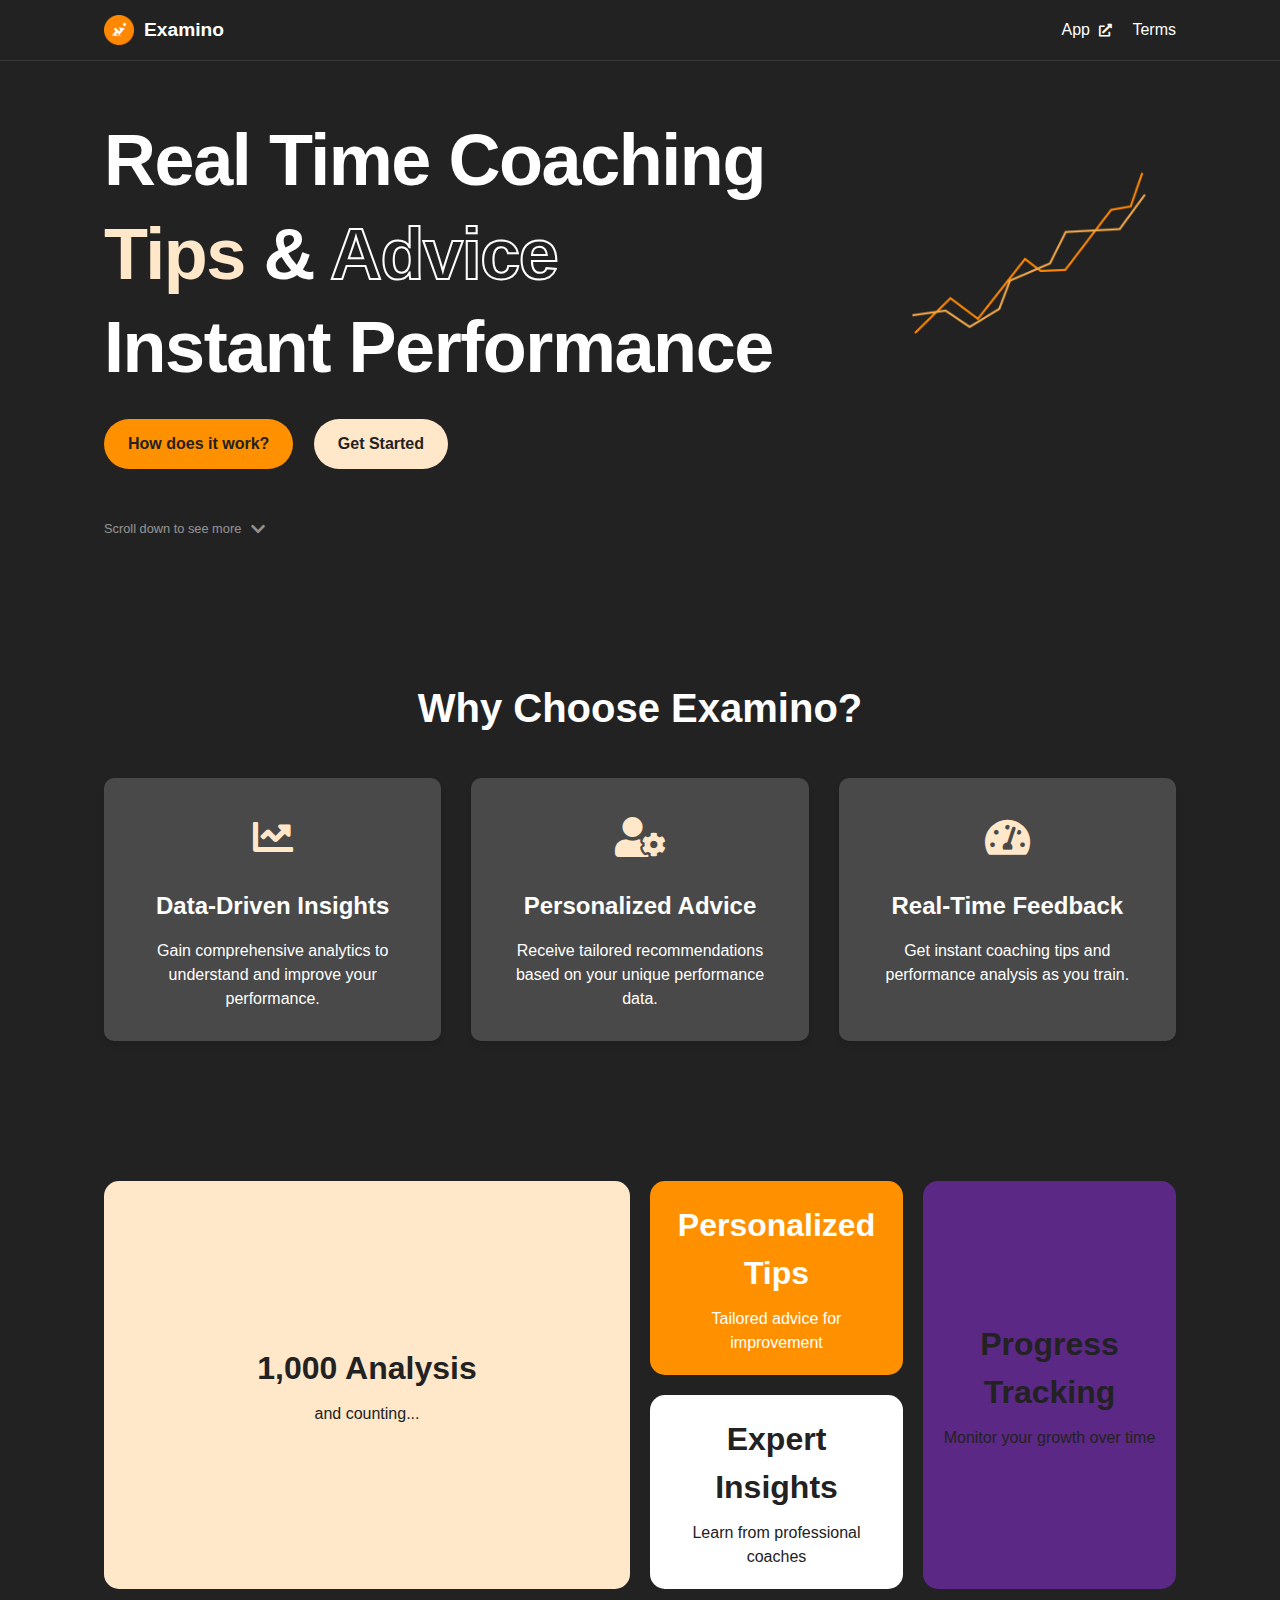
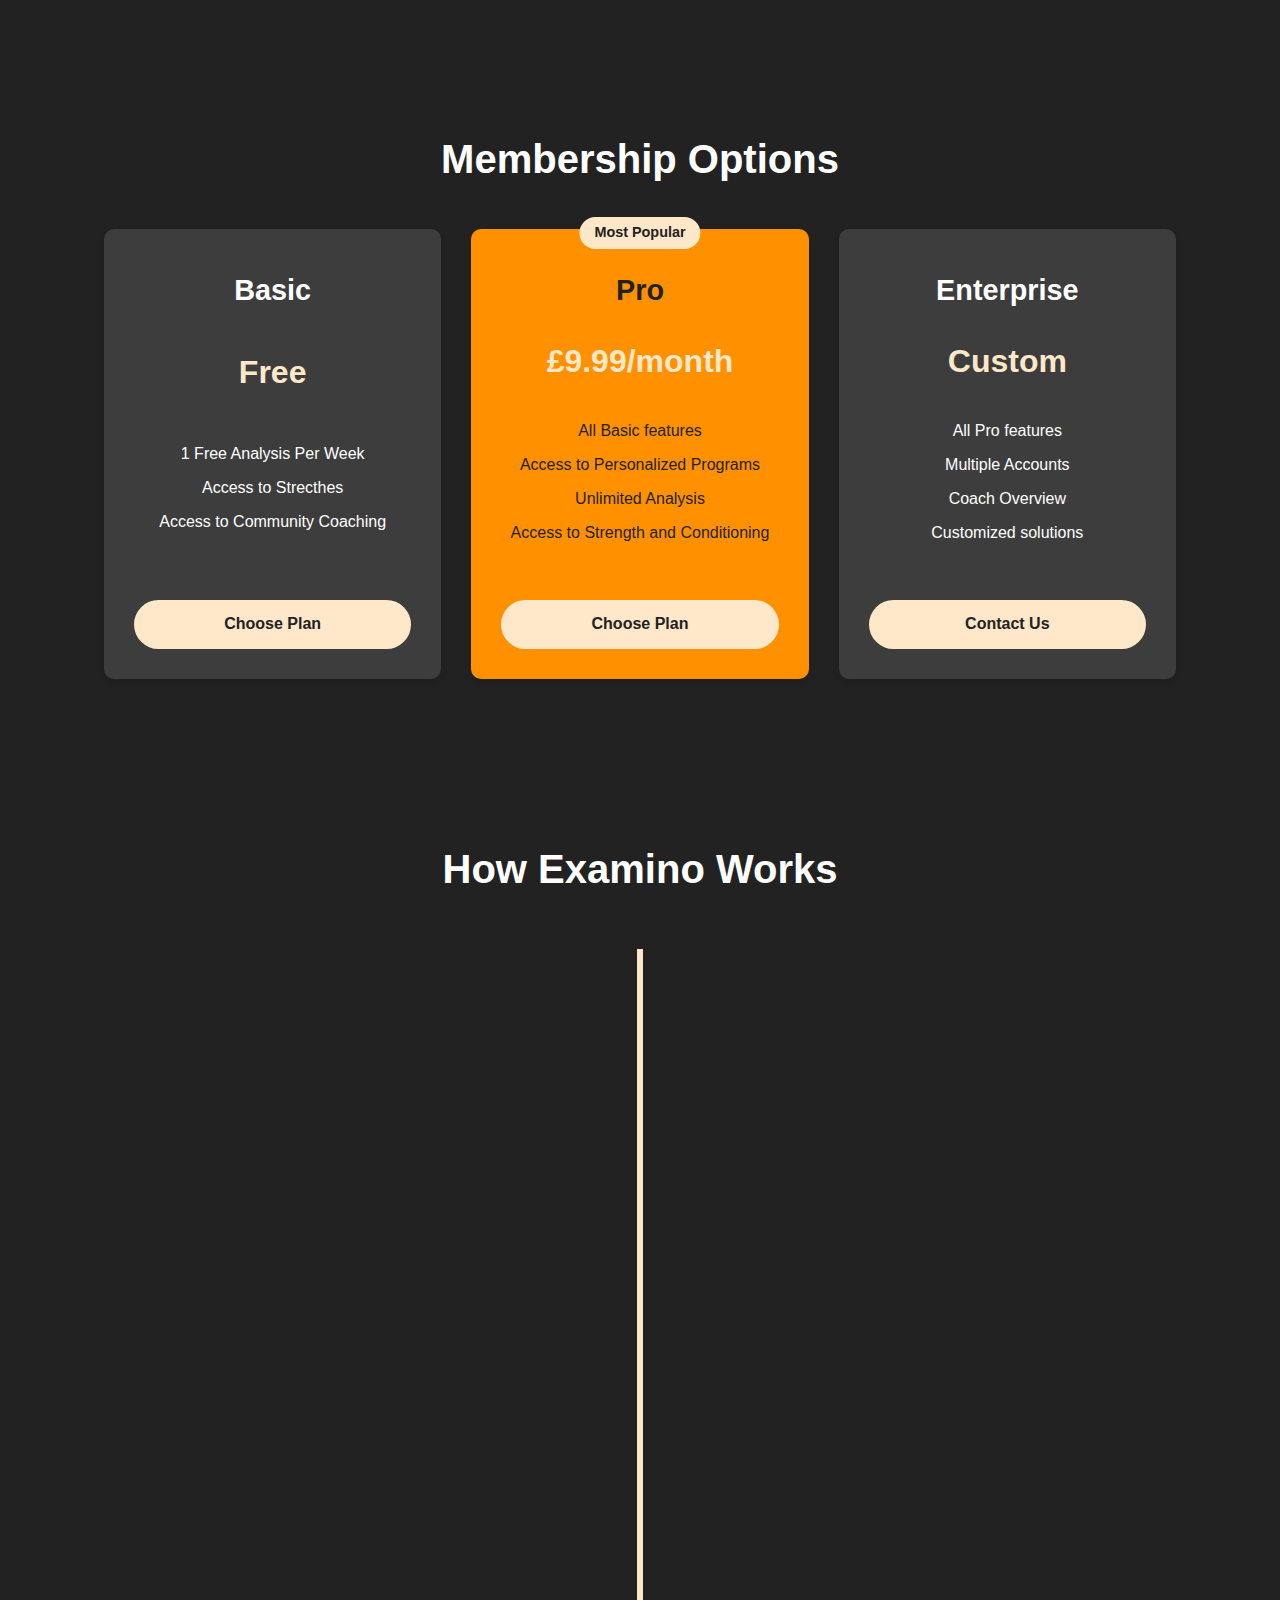
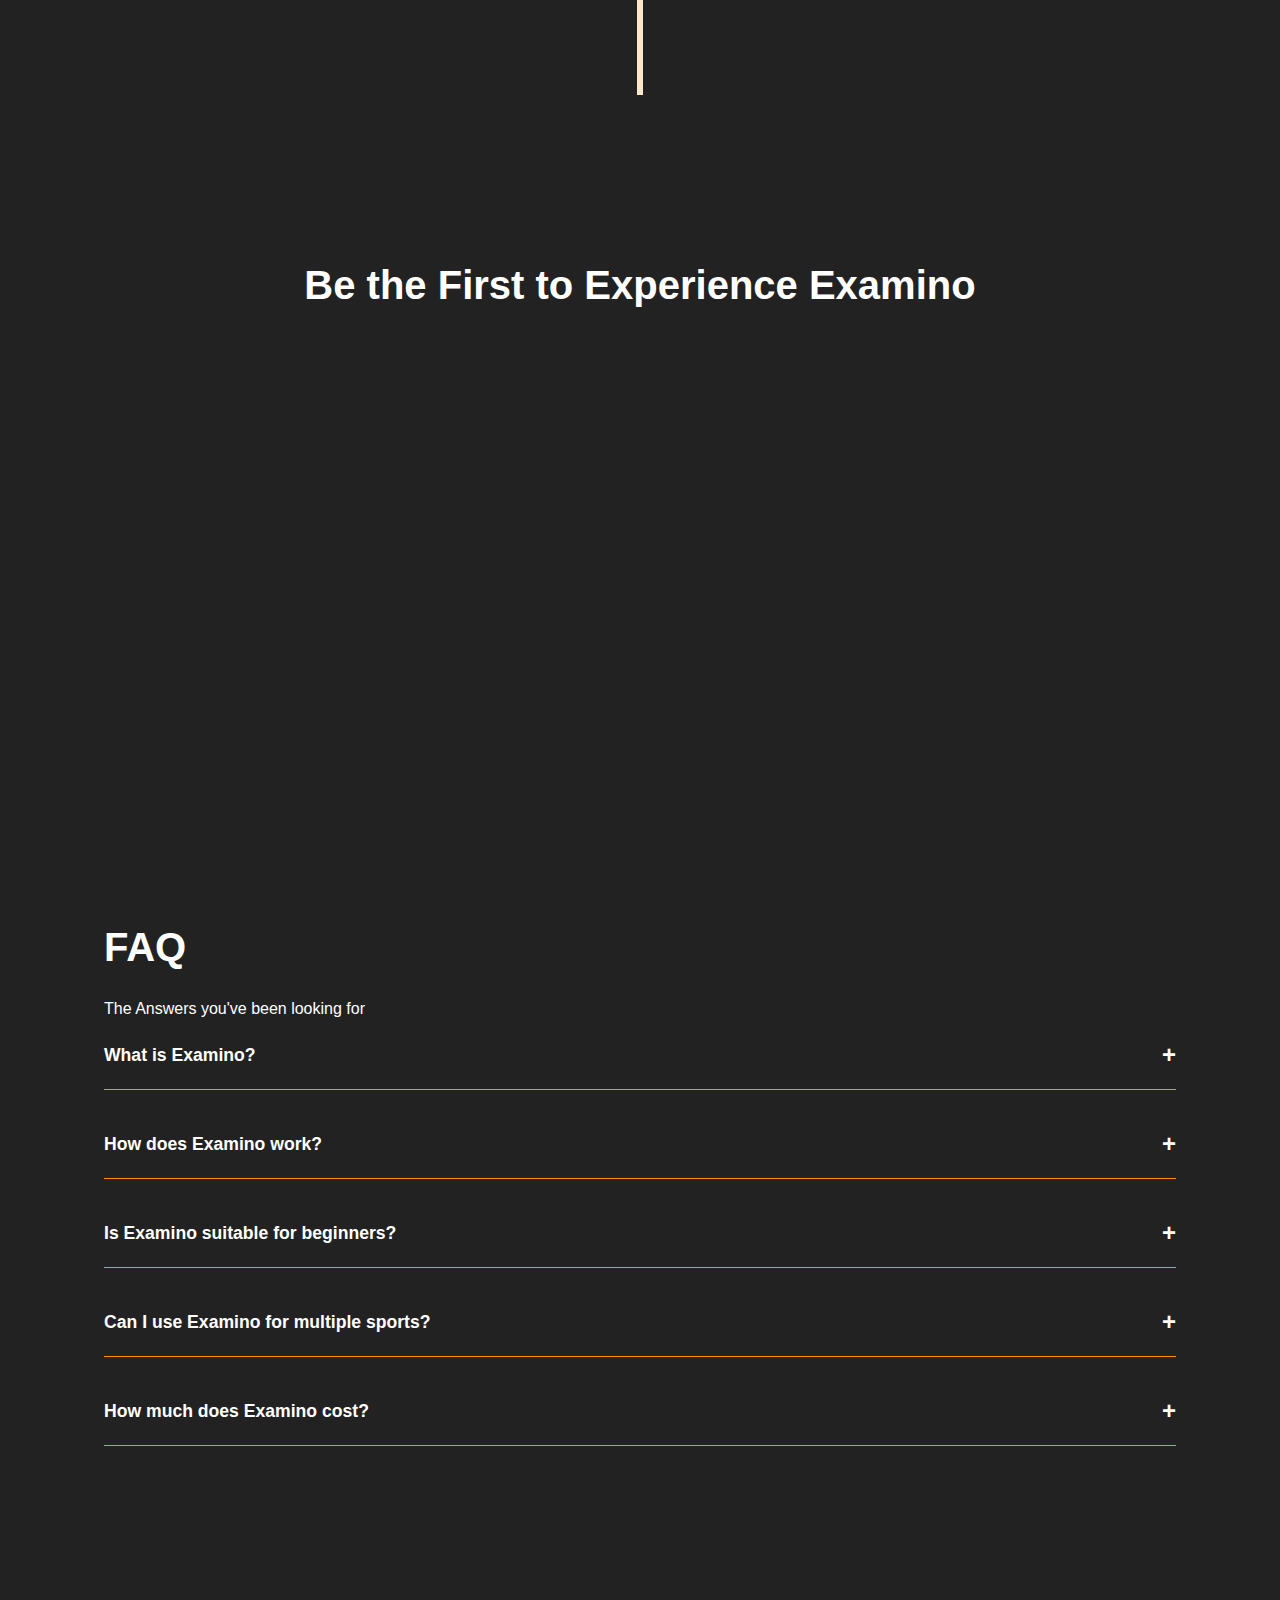
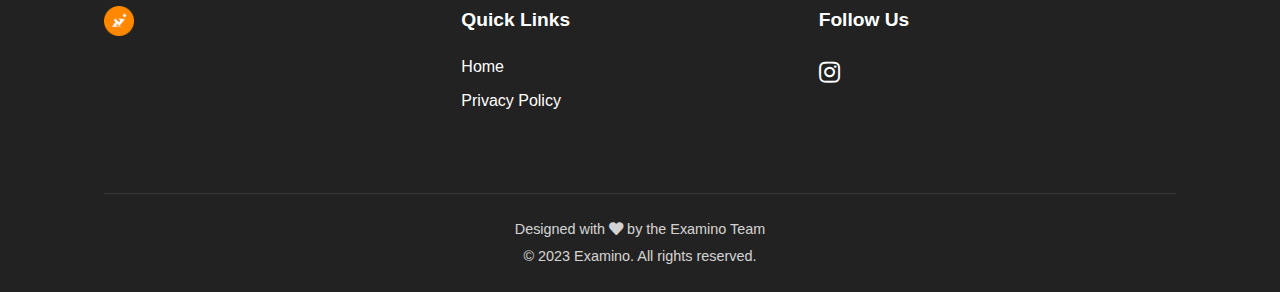
<file: index.html>
<!DOCTYPE html>
<html lang="en">
<head>
    <!-- Google tag (gtag.js) -->
    <script async src="https://www.googletagmanager.com/gtag/js?id=G-HX9K8KWXJZ"></script>
    <script>
    window.dataLayer = window.dataLayer || [];
    function gtag(){dataLayer.push(arguments);}
    gtag('js', new Date());

    gtag('config', 'G-HX9K8KWXJZ');
    </script>
    <meta charset="UTF-8">
    <meta name="viewport" content="width=device-width, initial-scale=1.0">
    <meta name="description" content="Examino: Real-time AI coaching for athletes. Get personalised tips, instant performance analysis, and data-driven insights to boost your athletic performance. Try our free plan or upgrade for unlimited access. Ideal for track and field athletes of all levels.">
    <title>Examino</title>
    <link rel="stylesheet" href="/style.css">
    <link rel="stylesheet" href="https://cdnjs.cloudflare.com/ajax/libs/font-awesome/5.15.3/css/all.min.css">
    <link rel="apple-touch-icon" sizes="180x180" href="images/favicon/apple-touch-icon.png">
    <link rel="icon" type="image/png" sizes="32x32" href="images/favicon/favicon-32x32.png">
    <link rel="icon" type="image/png" sizes="16x16" href="images/favicon/favicon-16x16.png">
    <link rel="manifest" href="images/site.webmanifest">
    <link rel="shortcut icon" href="images/favicon/favicon.icon.png">
    <link rel="icon" type="image/png" sizes="48x48" href="images/favicon/android-chrome-192x192.png">
</head>
<body>
    <header class="top-bar">
        <div class="container">
            <div class="top-bar-content">
                <div class="logo-area">
                    <img src="images/favicon/favicon-32x32.png" alt="Examino Logo" class="logo-image">
                    <span class="logo-text">Examino</span>
                </div>
                <nav class="nav-links">
                    <a href="https://app.examino.co.uk" class="nav-link">App <i class="fas fa-external-link-alt"></i></a>
                    <a href="terms.html" class="nav-link">Terms</a>
                </nav>
            </div>
        </div>
    </header>

    <main>
        <section class="landing-page">
            <div class="container">
                <div class="landing-content">
                    <div class="text-content">
                        <h1 class="main-text">
                            <span class="line">Real Time Coaching</span>
                            <span class="line"><span class="highlight">Tips</span> & <span class="outline">Advice</span></span>
                            <span class="line">Instant Performance</span>
                        </h1>
                        <div class="buttons">
                            <a href="#how-it-works" class="button button-secondary" id="how-it-works-btn">How does it work?</a>
                            <a href="#" class="button button-primary">Get Started</a>
                        </div>
                    </div>
                    <div class="image-content">
                        <img src="images/graph.png" alt="Examino illustration">
                    </div>
                </div>
                <div class="scroll-indicator">
                    <span>Scroll down to see more</span>
                    <i class="fas fa-chevron-down"></i>
                </div>
            </div>
        </section>

        <section class="why-examino">
            <div class="container">
                <h2>Why Choose Examino?</h2>
                <div class="card-container">
                    <div class="card">
                        <div class="card-icon">
                            <i class="fas fa-chart-line"></i>
                        </div>
                        <h3>Data-Driven Insights</h3>
                        <p>Gain comprehensive analytics to understand and improve your performance.</p>
                    </div>
                    <div class="card">
                        <div class="card-icon">
                            <i class="fas fa-user-cog"></i>
                        </div>
                        <h3>Personalized Advice</h3>
                        <p>Receive tailored recommendations based on your unique performance data.</p>
                    </div>
                    <div class="card">
                        <div class="card-icon">
                            <i class="fas fa-tachometer-alt"></i>
                        </div>
                        <h3>Real-Time Feedback</h3>
                        <p>Get instant coaching tips and performance analysis as you train.</p>
                    </div>
                </div>
            </div>
        </section>

        <section class="feature-boxes">
            <div class="container">
                <div class="box box-1">
                    <h3>1,000 Analysis</h3>
                    <p>and counting...</p>
                </div>
                <div class="box box-2">
                    <h3>Personalized Tips</h3>
                    <p>Tailored advice for improvement</p>
                </div>
                <div class="box box-3">
                    <h3>Progress Tracking</h3>
                    <p>Monitor your growth over time</p>
                </div>
                <div class="box box-4">
                    <h3>Expert Insights</h3>
                    <p>Learn from professional coaches</p>
                </div>
            </div>
        </section>

        <section class="membership-prices">
            <div class="container">
                <h2>Membership Options</h2>
                <div class="price-container">
                    <div class="price-box">
                        <h3>Basic</h3>
                        <p class="price">Free</p>
                        <ul>
                            <li>1 Free Analysis Per Week</li>
                            <li>Access to Strecthes</li>
                            <li>Access to Community Coaching</li>
                        </ul>
                        <a href="#" class="button button-primary">Choose Plan</a>
                    </div>
                    <div class="price-box featured">
                        <span class="featured-label">Most Popular</span>
                        <h3>Pro</h3>
                        <p class="price">£9.99/month</p>
                        <ul>
                            <li>All Basic features</li>
                            <li>Access to Personalized Programs</li>
                            <li>Unlimited Analysis</li>
                            <li>Access to Strength and Conditioning</li>
                        </ul>
                        <a href="#" class="button button-primary">Choose Plan</a>
                    </div>
                    <div class="price-box">
                        <h3>Enterprise</h3>
                        <p class="price">Custom</p>
                        <ul>
                            <li>All Pro features</li>
                            <li>Multiple Accounts</li>
                            <li>Coach Overview</li>
                            <li>Customized solutions</li>
                        </ul>
                        <a href="#" class="button button-primary">Contact Us</a>
                    </div>
                </div>
            </div>
        </section>

        <section id="how-it-works" class="how-it-works">
            <div class="container">
                <h2>How Examino Works</h2>
                <div class="timeline">
                    <div class="timeline-item left">
                        <div class="content">
                            <h3>Sign Up</h3>
                            <p>Create your account and choose your events</p>
                        </div>
                    </div>
                    <div class="timeline-item right">
                        <div class="content">
                            <h3>Set Your Goals</h3>
                            <p>Define your objectives and the Competitions you're preparing for.</p>
                        </div>
                    </div>
                    <div class="timeline-item left">
                        <div class="content">
                            <h3>Start Training</h3>
                            <p>Access our comprehensive Training materials and interactive videos</p>
                        </div>
                    </div>
                    <div class="timeline-item right">
                        <div class="content">
                            <h3>Video and Review</h3>
                            <p>Take videos and review your progress with detailed AI analytics</p>
                        </div>
                    </div>
                    <div class="timeline-item left">
                        <div class="content">
                            <h3>Boost Performance</h3>
                            <p>Ace your Competitions and reach your athletics goals with confidence!</p>
                        </div>
                    </div>
                </div>
            </div>
        </section>

        <section class="testimonials">
            <div class="container">
                <h2>Be the First to Experience Examino</h2>
                <div class="testimonial-container">
                    <div class="testimonial-card">
                        <div class="testimonial-image"></div>
                        <h3>Your Success Story Here</h3>
                        <p class="testimonial-role">Athlete</p>
                        <p class="testimonial-text">Join Examino today and be among the first to share your success story. We're excited to help you achieve your athletic goals!</p>
                    </div>
                    <div class="testimonial-card">
                        <div class="testimonial-image"></div>
                        <h3>Become Our Star Athlete</h3>
                        <p class="testimonial-role">Future Champion</p>
                        <p class="testimonial-text">Start your journey with Examino and let us showcase your achievements. Your testimonial could inspire others!</p>
                    </div>
                    <div class="testimonial-card">
                        <div class="testimonial-image"></div>
                        <h3>Your Feedback Matters</h3>
                        <p class="testimonial-role">Valued User</p>
                        <p class="testimonial-text">We're constantly improving based on user feedback. Try Examino and help shape the future of AI-powered athletic coaching.</p>
                    </div>
                </div>
            </div>
        </section>  

        <section class="faq">
            <div class="container">
                <div class="faq-header">
                    <h2>FAQ</h2>
                    <p>The Answers you've been looking for</p>
                </div>
                <div class="faq-container">
                    <div class="faq-item">
                        <button class="faq-question">
                            What is Examino? 
                            <span class="faq-icon">+</span>
                        </button>
                        <div class="faq-answer">
                            <p>Examino is a real-time coaching platform that provides personalized tips, advice, and instant performance analysis for athletes.</p>
                        </div>
                    </div>
                    <div class="faq-item">
                        <button class="faq-question">
                            How does Examino work? 
                            <span class="faq-icon">+</span>
                        </button>
                        <div class="faq-answer">
                            <p>Examino uses advanced AI technology to analyze your performance in real-time, providing immediate feedback and personalized coaching tips to help you improve.</p>
                        </div>
                    </div>
                    <div class="faq-item">
                        <button class="faq-question">
                            Is Examino suitable for beginners? 
                            <span class="faq-icon">+</span>
                        </button>
                        <div class="faq-answer">
                            <p>Yes, Examino is designed for athletes of all levels, from beginners to professionals. Our personalized approach ensures that you receive advice tailored to your skill level and goals.</p>
                        </div>
                    </div>
                    <div class="faq-item">
                        <button class="faq-question">
                            Can I use Examino for multiple sports? 
                            <span class="faq-icon">+</span>
                        </button>
                        <div class="faq-answer">
                            <p>Currently, Examino specializes in track and field events. We're continuously expanding our capabilities to include more sports in the future.</p>
                        </div>
                    </div>
                    <div class="faq-item">
                        <button class="faq-question">
                            How much does Examino cost? 
                            <span class="faq-icon">+</span>
                        </button>
                        <div class="faq-answer">
                            <p>Examino offers various pricing plans to suit different needs. Our basic plan is FREE, with more advanced features available in our Pro and Enterprise plans. Check our Pricing section for more details.</p>
                        </div>
                    </div>
                </div>
            </div>
        </section>
    </main>

    <footer class="site-footer">
        <div class="container">
            <div class="footer-content">
                <div class="footer-section logo-section">
                    <img src="images/favicon/favicon-32x32.png" alt="Examino Logo" class="footer-logo">
                </div>
                <div class="footer-section links-section">
                    <h3>Quick Links</h3>
                    <ul>
                        <li><a href="#">Home</a></li>
                        <li><a href="privacy_policy.html">Privacy Policy</a></li>
                    </ul>
                </div>
                <div class="footer-section social-section">
                    <h3>Follow Us</h3>
                    <div class="social-icons">
                        <a href="https://www.instagram.com/examino.ai/" class="social-icon"><i class="fab fa-instagram"></i></a>
                    </div>
                </div>
            </div>
            <div class="footer-bottom">
                <p>Designed with <i class="fas fa-heart"></i> by the Examino Team</p>
                <p>© 2023 Examino. All rights reserved.</p>
            </div>
        </div>
    </footer>

    <script src="script.js"></script>
</body>
</html>
</file>
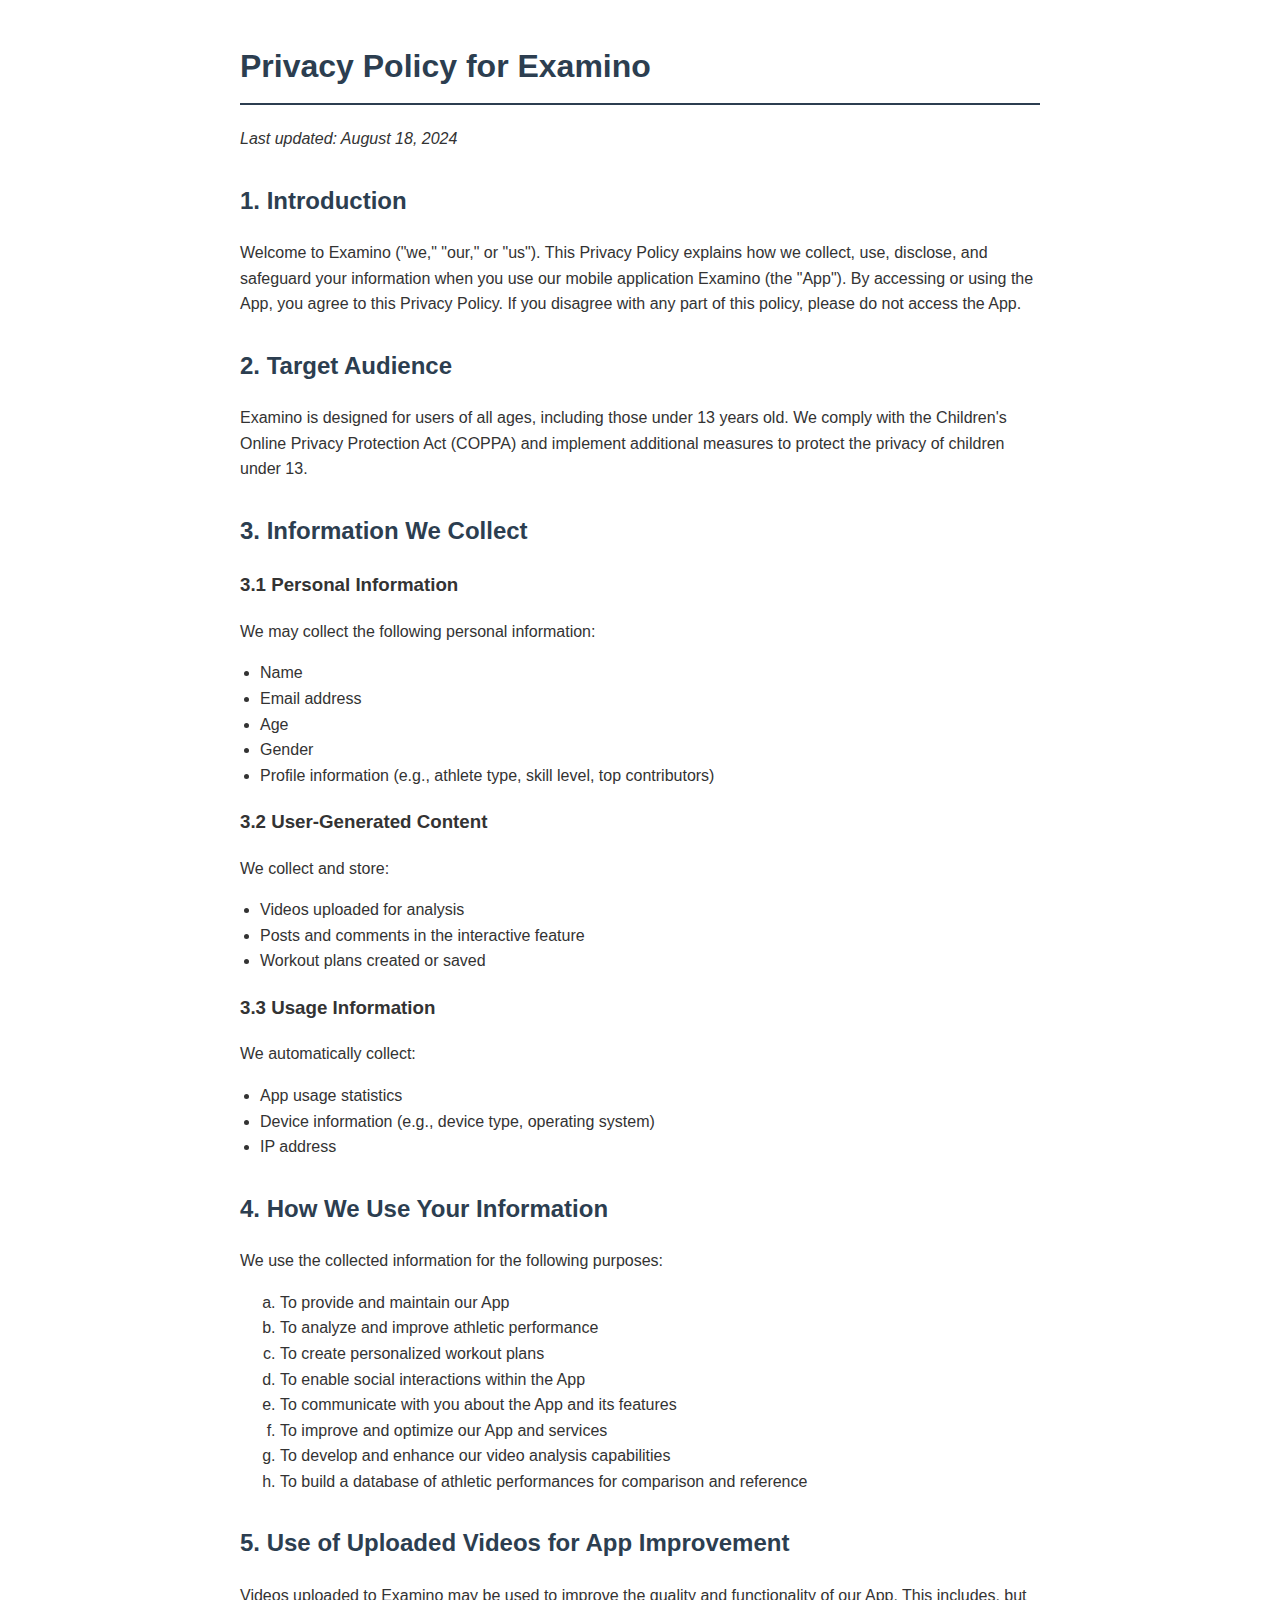
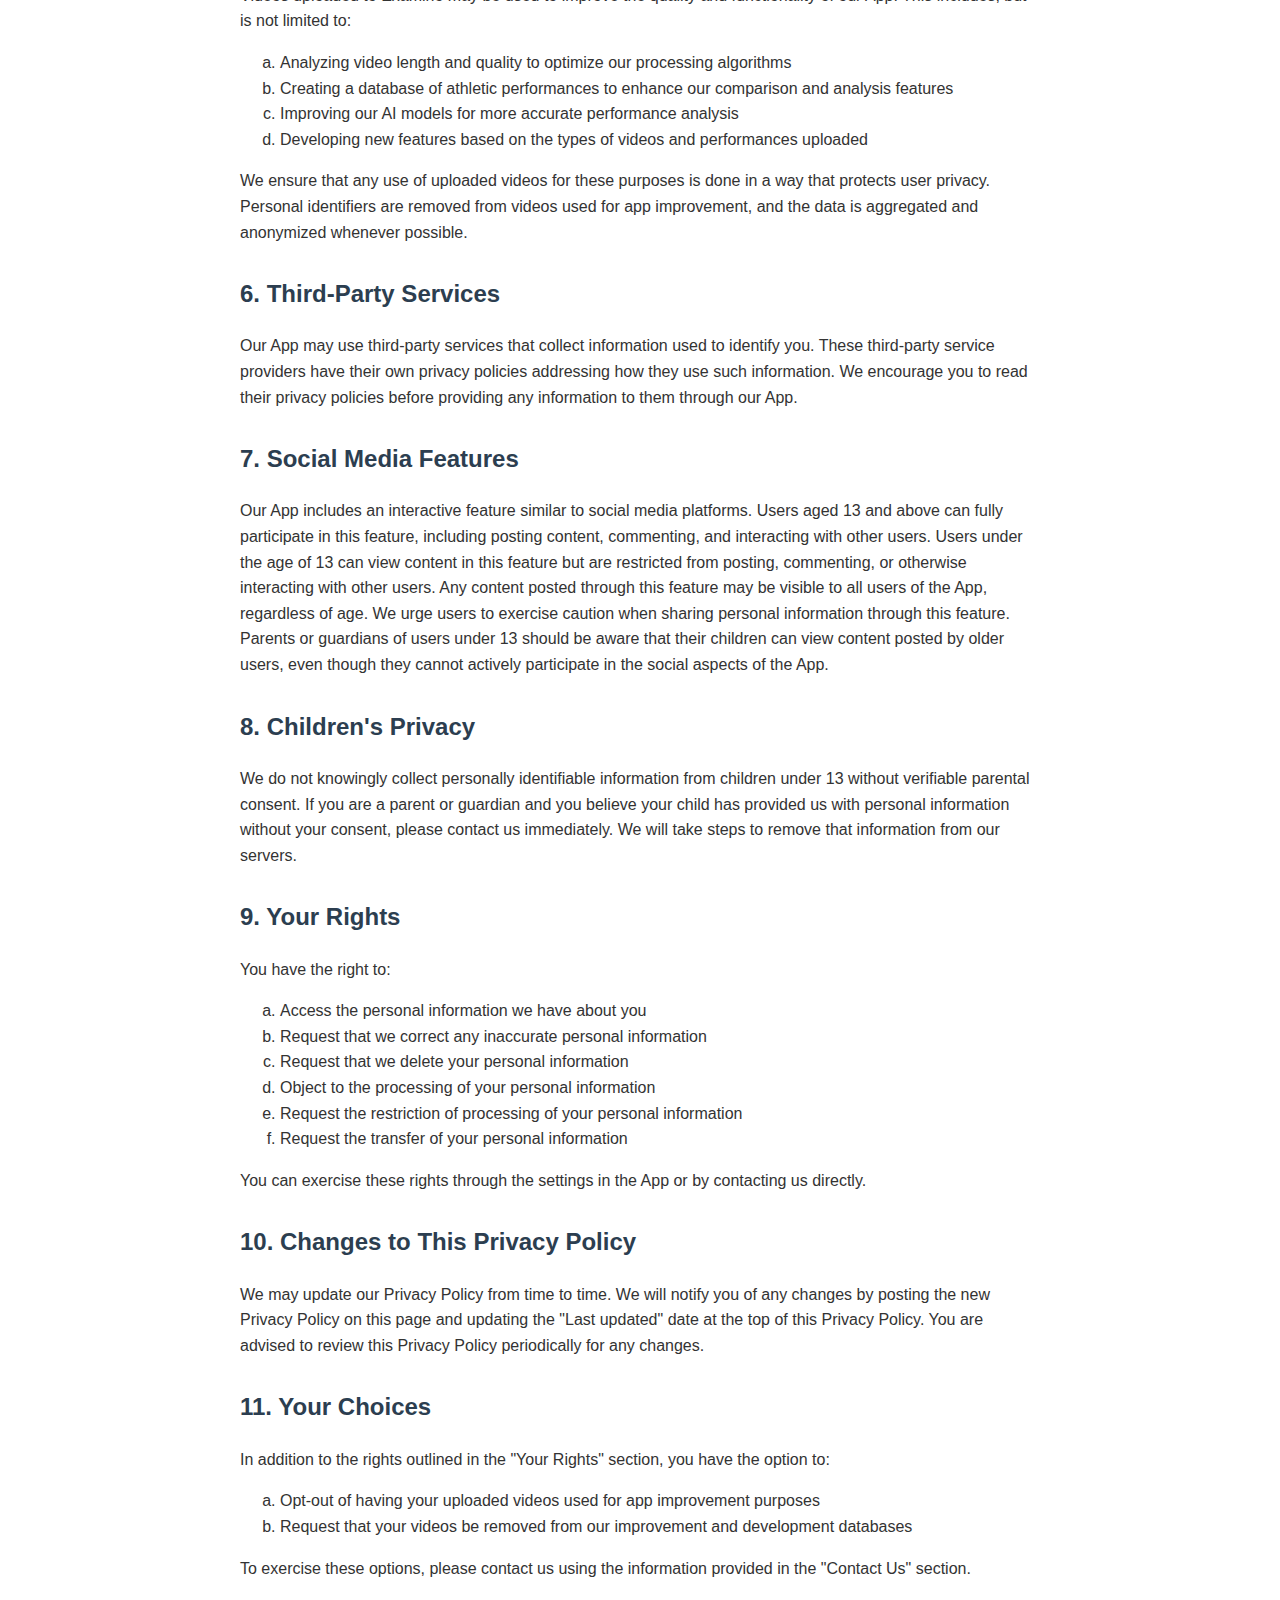
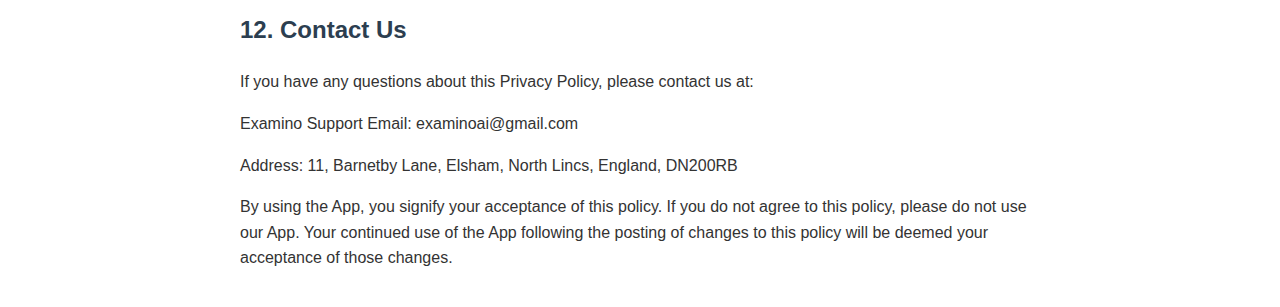
<file: privacy_policy.html>
<!DOCTYPE html>
<html lang="en">
<head>
    <meta charset="UTF-8">
    <meta name="viewport" content="width=device-width, initial-scale=1.0">
    <title>Privacy Policy - Examino</title>
    <style>
        body {
            font-family: Arial, sans-serif;
            line-height: 1.6;
            color: #333;
            max-width: 800px;
            margin: 0 auto;
            padding: 20px;
        }
        h1, h2 {
            color: #2c3e50;
        }
        h1 {
            border-bottom: 2px solid #2c3e50;
            padding-bottom: 10px;
        }
        h2 {
            margin-top: 30px;
        }
        ul {
            padding-left: 20px;
        }
    </style>
</head>
<body>
    <h1>Privacy Policy for Examino</h1>
    <p><em>Last updated: August 18, 2024</em></p>

    <h2>1. Introduction</h2>
    <p>Welcome to Examino ("we," "our," or "us"). This Privacy Policy explains how we collect, use, disclose, and safeguard your information when you use our mobile application Examino (the "App"). By accessing or using the App, you agree to this Privacy Policy. If you disagree with any part of this policy, please do not access the App.</p>

    <h2>2. Target Audience</h2>
    <p>Examino is designed for users of all ages, including those under 13 years old. We comply with the Children's Online Privacy Protection Act (COPPA) and implement additional measures to protect the privacy of children under 13.</p>

    <h2>3. Information We Collect</h2>
    <h3>3.1 Personal Information</h3>
    <p>We may collect the following personal information:</p>
    <ul>
        <li>Name</li>
        <li>Email address</li>
        <li>Age</li>
        <li>Gender</li>
        <li>Profile information (e.g., athlete type, skill level, top contributors)</li>
    </ul>

    <h3>3.2 User-Generated Content</h3>
    <p>We collect and store:</p>
    <ul>
        <li>Videos uploaded for analysis</li>
        <li>Posts and comments in the interactive feature</li>
        <li>Workout plans created or saved</li>
    </ul>

    <h3>3.3 Usage Information</h3>
    <p>We automatically collect:</p>
    <ul>
        <li>App usage statistics</li>
        <li>Device information (e.g., device type, operating system)</li>
        <li>IP address</li>
    </ul>

    <h2>4. How We Use Your Information</h2>
    <p>We use the collected information for the following purposes:</p>
    <ol type="a">
        <li>To provide and maintain our App</li>
        <li>To analyze and improve athletic performance</li>
        <li>To create personalized workout plans</li>
        <li>To enable social interactions within the App</li>
        <li>To communicate with you about the App and its features</li>
        <li>To improve and optimize our App and services</li>
        <li>To develop and enhance our video analysis capabilities</li>
        <li>To build a database of athletic performances for comparison and reference</li>
    </ol>

    <h2>5. Use of Uploaded Videos for App Improvement</h2>
    <p>Videos uploaded to Examino may be used to improve the quality and functionality of our App. This includes, but is not limited to:</p>
    <ol type="a">
        <li>Analyzing video length and quality to optimize our processing algorithms</li>
        <li>Creating a database of athletic performances to enhance our comparison and analysis features</li>
        <li>Improving our AI models for more accurate performance analysis</li>
        <li>Developing new features based on the types of videos and performances uploaded</li>
    </ol>
    <p>We ensure that any use of uploaded videos for these purposes is done in a way that protects user privacy. Personal identifiers are removed from videos used for app improvement, and the data is aggregated and anonymized whenever possible.</p>

    <h2>6. Third-Party Services</h2>
    <p>Our App may use third-party services that collect information used to identify you. These third-party service providers have their own privacy policies addressing how they use such information. We encourage you to read their privacy policies before providing any information to them through our App.</p>

    <h2>7. Social Media Features</h2>
    <p>Our App includes an interactive feature similar to social media platforms. Users aged 13 and above can fully participate in this feature, including posting content, commenting, and interacting with other users. Users under the age of 13 can view content in this feature but are restricted from posting, commenting, or otherwise interacting with other users. Any content posted through this feature may be visible to all users of the App, regardless of age. We urge users to exercise caution when sharing personal information through this feature. Parents or guardians of users under 13 should be aware that their children can view content posted by older users, even though they cannot actively participate in the social aspects of the App.</p>

    <h2>8. Children's Privacy</h2>
    <p>We do not knowingly collect personally identifiable information from children under 13 without verifiable parental consent. If you are a parent or guardian and you believe your child has provided us with personal information without your consent, please contact us immediately. We will take steps to remove that information from our servers.</p>

    <h2>9. Your Rights</h2>
    <p>You have the right to:</p>
    <ol type="a">
        <li>Access the personal information we have about you</li>
        <li>Request that we correct any inaccurate personal information</li>
        <li>Request that we delete your personal information</li>
        <li>Object to the processing of your personal information</li>
        <li>Request the restriction of processing of your personal information</li>
        <li>Request the transfer of your personal information</li>
    </ol>
    <p>You can exercise these rights through the settings in the App or by contacting us directly.</p>

    <h2>10. Changes to This Privacy Policy</h2>
    <p>We may update our Privacy Policy from time to time. We will notify you of any changes by posting the new Privacy Policy on this page and updating the "Last updated" date at the top of this Privacy Policy. You are advised to review this Privacy Policy periodically for any changes.</p>

    <h2>11. Your Choices</h2>
    <p>In addition to the rights outlined in the "Your Rights" section, you have the option to:</p>
    <ol type="a">
        <li>Opt-out of having your uploaded videos used for app improvement purposes</li>
        <li>Request that your videos be removed from our improvement and development databases</li>
    </ol>
    <p>To exercise these options, please contact us using the information provided in the "Contact Us" section.</p>

    <h2>12. Contact Us</h2>
    <p>If you have any questions about this Privacy Policy, please contact us at:</p>
    <p>Examino Support Email: examinoai@gmail.com</p>
    <p>Address: 11, Barnetby Lane, Elsham, North Lincs, England, DN200RB</p>

    <p>By using the App, you signify your acceptance of this policy. If you do not agree to this policy, please do not use our App. Your continued use of the App following the posting of changes to this policy will be deemed your acceptance of those changes.</p>
</body>
</html>
</file>
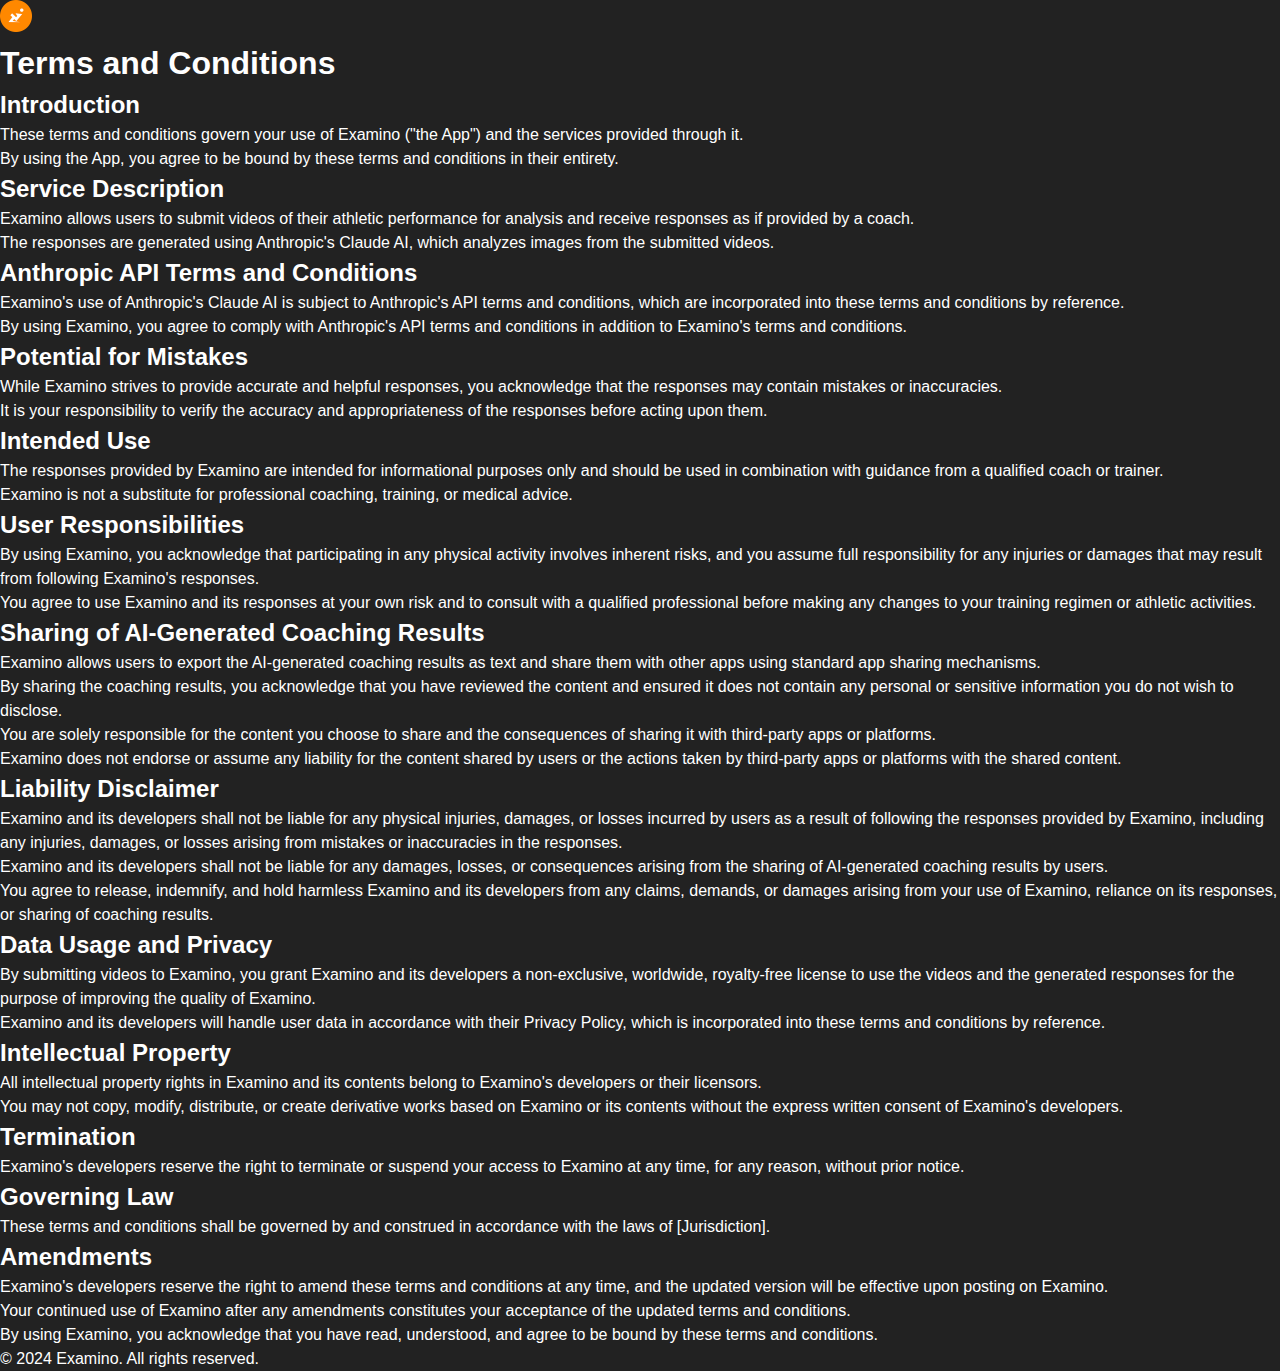
<file: terms.html>
<!DOCTYPE html>
<html lang="en">
<head>
    <meta charset="UTF-8">
    <meta name="viewport" content="width=device-width, initial-scale=1.0">
    <title>Terms and Conditions - Examino</title>
    <link rel="stylesheet" href="style.css">
</head>
<body>
    <header class="site-header">
        <div class="logo">
            <img src="images/favicon/favicon-32x32.png" alt="Examino Logo" />
        </div>
        <!-- Add any additional header content -->
    </header>

    <main>
        <h1>Terms and Conditions</h1>
        <ol>
            <li>
                <h2>Introduction</h2>
                <ol type="a">
                    <li>These terms and conditions govern your use of Examino ("the App") and the services provided through it.</li>
                    <li>By using the App, you agree to be bound by these terms and conditions in their entirety.</li>
                </ol>
            </li>
            <li>
                <h2>Service Description</h2>
                <ol type="a">
                    <li>Examino allows users to submit videos of their athletic performance for analysis and receive responses as if provided by a coach.</li>
                    <li>The responses are generated using Anthropic's Claude AI, which analyzes images from the submitted videos.</li>
                </ol>
            </li>
            <li>
                <h2>Anthropic API Terms and Conditions</h2>
                <ol type="a">
                    <li>Examino's use of Anthropic's Claude AI is subject to Anthropic's API terms and conditions, which are incorporated into these terms and conditions by reference.</li>
                    <li>By using Examino, you agree to comply with Anthropic's API terms and conditions in addition to Examino's terms and conditions.</li>
                </ol>
            </li>
            <li>
                <h2>Potential for Mistakes</h2>
                <ol type="a">
                    <li>While Examino strives to provide accurate and helpful responses, you acknowledge that the responses may contain mistakes or inaccuracies.</li>
                    <li>It is your responsibility to verify the accuracy and appropriateness of the responses before acting upon them.</li>
                </ol>
            </li>
            <li>
                <h2>Intended Use</h2>
                <ol type="a">
                    <li>The responses provided by Examino are intended for informational purposes only and should be used in combination with guidance from a qualified coach or trainer.</li>
                    <li>Examino is not a substitute for professional coaching, training, or medical advice.</li>
                </ol>
            </li>
            <li>
                <h2>User Responsibilities</h2>
                <ol type="a">
                    <li>By using Examino, you acknowledge that participating in any physical activity involves inherent risks, and you assume full responsibility for any injuries or damages that may result from following Examino's responses.</li>
                    <li>You agree to use Examino and its responses at your own risk and to consult with a qualified professional before making any changes to your training regimen or athletic activities.</li>
                </ol>
            </li>
            <li>
                <h2>Sharing of AI-Generated Coaching Results</h2>
                <ol type="a">
                    <li>Examino allows users to export the AI-generated coaching results as text and share them with other apps using standard app sharing mechanisms.</li>
                    <li>By sharing the coaching results, you acknowledge that you have reviewed the content and ensured it does not contain any personal or sensitive information you do not wish to disclose.</li>
                    <li>You are solely responsible for the content you choose to share and the consequences of sharing it with third-party apps or platforms.</li>
                    <li>Examino does not endorse or assume any liability for the content shared by users or the actions taken by third-party apps or platforms with the shared content.</li>
                </ol>
            </li>
            <li>
                <h2>Liability Disclaimer</h2>
                <ol type="a">
                    <li>Examino and its developers shall not be liable for any physical injuries, damages, or losses incurred by users as a result of following the responses provided by Examino, including any injuries, damages, or losses arising from mistakes or inaccuracies in the responses.</li>
                    <li>Examino and its developers shall not be liable for any damages, losses, or consequences arising from the sharing of AI-generated coaching results by users.</li>
                    <li>You agree to release, indemnify, and hold harmless Examino and its developers from any claims, demands, or damages arising from your use of Examino, reliance on its responses, or sharing of coaching results.</li>
                </ol>
            </li>
            <li>
                <h2>Data Usage and Privacy</h2>
                <ol type="a">
                    <li>By submitting videos to Examino, you grant Examino and its developers a non-exclusive, worldwide, royalty-free license to use the videos and the generated responses for the purpose of improving the quality of Examino.</li>
                    <li>Examino and its developers will handle user data in accordance with their Privacy Policy, which is incorporated into these terms and conditions by reference.</li>
                </ol>
            </li>
            <li>
                <h2>Intellectual Property</h2>
                <ol type="a">
                    <li>All intellectual property rights in Examino and its contents belong to Examino's developers or their licensors.</li>
                    <li>You may not copy, modify, distribute, or create derivative works based on Examino or its contents without the express written consent of Examino's developers.</li>
                </ol>
            </li>
            <li>
                <h2>Termination</h2>
                <ol type="a">
                    <li>Examino's developers reserve the right to terminate or suspend your access to Examino at any time, for any reason, without prior notice.</li>
                </ol>
            </li>
            <li>
                <h2>Governing Law</h2>
                <ol type="a">
                    <li>These terms and conditions shall be governed by and construed in accordance with the laws of [Jurisdiction].</li>
                </ol>
            </li>
            <li>
                <h2>Amendments</h2>
                <ol type="a">
                    <li>Examino's developers reserve the right to amend these terms and conditions at any time, and the updated version will be effective upon posting on Examino.</li>
                    <li>Your continued use of Examino after any amendments constitutes your acceptance of the updated terms and conditions.</li>
                </ol>
            </li>
        </ol>
        <p>By using Examino, you acknowledge that you have read, understood, and agree to be bound by these terms and conditions.</p>
    </main>

    <footer>
        <p>© 2024 Examino. All rights reserved.</p>
    </footer>
</body>
</html>
</file>
<file: style.css>
:root {
    --background-color: #222222;
    --text-color: #ffffff;
    --primary-colour: #ffe7ca;
    --accent-color: #ff9100;
    --secondary-color: #5b2885;
    --desktop-padding: 5%;
}

* {
    box-sizing: border-box;
    margin: 0;
    padding: 0;
}

html, body {
    font-family: 'Arial', sans-serif;
    font-size: 16px;
    line-height: 1.5;
    color: var(--text-color);
    background-color: var(--background-color);
}

.container {
    width: 100%;
    max-width: 1200px;
    margin: 0 auto;
    padding: 0 15px;
}

/* Header Styles */
.top-bar {
    background-color: var(--background-color);
    border-bottom: 1px solid rgba(255, 255, 255, 0.1);
    padding: 15px 0;
    width: 100%;
}

.top-bar-content {
    display: flex;
    justify-content: space-between;
    align-items: center;
}

.logo-area {
    display: flex;
    align-items: center;
}

.logo-image {
    height: 30px;
    width: auto;
    margin-right: 10px;
}

.logo-text {
    font-weight: bold;
    font-size: 1.2rem;
}

.nav-links {
    display: flex;
    align-items: center;
}

.nav-link {
    color: var(--text-color);
    text-decoration: none;
    margin-left: 20px;
    font-size: 1rem;
}

.nav-link i {
    font-size: 0.8rem;
    margin-left: 5px;
}

/* Landing Page Styles */
.landing-page {
    padding: 60px 0;
}

.landing-content {
    display: flex;
    justify-content: space-between;
    align-items: flex-start;
}

.text-content {
    flex: 1;
    padding-right: 40px;
}

.main-text {
    font-size: 4.5rem;
    font-weight: 900;
    letter-spacing: -0.02em;
    line-height: 1.1;
    margin-bottom: 30px;
    word-wrap: break-word;
    hyphens: auto;
}

.main-text .line {
    display: block;
    margin-bottom: 0.2em;
}

.main-text .highlight {
    color: var(--primary-colour);
}

.main-text .outline {
    -webkit-text-stroke: 2px var(--text-color);
    -webkit-text-fill-color: transparent;
}

.buttons {
    margin-top: 2rem;
}

.button {
    display: inline-block;
    padding: 0.8rem 1.5rem;
    border-radius: 2rem;
    font-weight: bold;
    text-decoration: none;
    margin-right: 1rem;
}

.button-primary {
    background-color: var(--primary-colour);
    color: var(--background-color);
}

.button-secondary {
    background-color: var(--accent-color);
    color: var(--background-color);
}

.image-content {
    flex: 0.4;
    display: flex;
    align-items: flex-start;
    padding-top: 20px;
}

.image-content img {
    max-width: 100%;
    height: auto;
}

.scroll-indicator {
    margin-top: 50px;
    display: flex;
    align-items: center;
    opacity: 0.5;
    transition: opacity 0.3s ease;
}

.scroll-indicator span {
    font-size: 0.8rem;
    margin-right: 10px;
}

.scroll-indicator i {
    font-size: 1rem;
    animation: bounce 2s infinite;
}

@keyframes bounce {
    0%, 20%, 50%, 80%, 100% { transform: translateY(0); }
    40% { transform: translateY(-10px); }
    60% { transform: translateY(-5px); }
}

/* Why Examino Styles */
.why-examino {
    padding: 80px 0;
    text-align: center;
}

.why-examino h2 {
    font-size: 2.5rem;
    margin-bottom: 40px;
}

.card-container {
    display: flex;
    justify-content: space-between;
    gap: 30px;
}

.card {
    background-color: #494949;
    border-radius: 10px;
    padding: 30px;
    box-shadow: 0 4px 6px rgba(0, 0, 0, 0.1);
    flex: 1;
    transition: transform 0.3s ease, box-shadow 0.3s ease;
}

.card:hover {
    transform: translateY(-5px);
    box-shadow: 0 8px 15px rgba(0, 0, 0, 0.2);
}

.card-icon {
    font-size: 2.5rem;
    color: var(--primary-colour);
    margin-bottom: 20px;
}

.card h3 {
    font-size: 1.5rem;
    margin-bottom: 15px;
}

/* Feature Boxes Styles */
.feature-boxes {
    padding: 60px 0;
}

.feature-boxes .container {
    display: grid;
    grid-template-columns: repeat(4, 1fr);
    grid-template-rows: repeat(2, 1fr);
    gap: 20px;
}

.box {
    display: flex;
    flex-direction: column;
    justify-content: center;
    align-items: center;
    text-align: center;
    padding: 20px;
    border-radius: 15px;
    transition: transform 0.3s ease, box-shadow 0.3s ease;
}

.box:hover {
    transform: scale(1.05);
    box-shadow: 0 10px 20px rgba(0, 0, 0, 0.1);
}

.box-1 {
    grid-column: 1 / 3;
    grid-row: 1 / 3;
    background-color: var(--primary-colour);
    color: var(--background-color);
}

.box-2 {
    grid-column: 3;
    grid-row: 1;
    background-color: var(--accent-color);
    color: var(--text-color);
}

.box-3 {
    grid-column: 4;
    grid-row: 1 / 3;
    background-color: var(--secondary-color);
    color: var(--background-color);
}

.box-4 {
    grid-column: 3;
    grid-row: 2;
    background-color: var(--text-color);
    color: var(--background-color);
}

.box h3 {
    font-size: 2rem;
    margin-bottom: 10px;
}

/* Membership Prices Styles */
.membership-prices {
    padding: 80px 0;
    text-align: center;
}

.membership-prices h2 {
    font-size: 2.5rem;
    margin-bottom: 40px;
}

.price-container {
    display: flex;
    justify-content: space-between;
    gap: 30px;
}

.price-box {
    background-color: #3d3d3d;
    border-radius: 10px;
    padding: 30px;
    box-shadow: 0 4px 6px rgba(0, 0, 0, 0.1);
    flex: 1;
    transition: transform 0.3s ease;
}

.price-box:hover {
    transform: translateY(-5px);
}

.price-box h3 {
    font-size: 1.8rem;
    margin-bottom: 10px;
}

.price-box .price {
    font-size: 2rem;
    font-weight: bold;
    color: var(--primary-colour);
    margin-bottom: 20px;
}

.price-box ul {
    list-style-type: none;
    padding: 0;
    margin-bottom: 30px;
}

.price-box ul li {
    margin-bottom: 10px;
}

.price-box .button {
    width: 100%;
    text-align: center;
}

.price-box.featured {
    background-color: var(--accent-color);
    color: var(--background-color);
    position: relative;
    z-index: 1;
}

.featured-label {
    position: absolute;
    top: -12px;
    left: 50%;
    transform: translateX(-50%);
    background-color: var(--primary-colour);
    color: var(--background-color);
    padding: 5px 15px;
    border-radius: 20px;
    font-size: 0.9rem;
    font-weight: bold;
}

/* How It Works Styles */
.how-it-works {
    padding: 80px 0;
}

.how-it-works h2 {
    font-size: 2.5rem;
    text-align: center;
    margin-bottom: 50px;
}

.timeline {
    position: relative;
    max-width: 1000px;
    margin: 0 auto;
}

.timeline::after {
    content: '';
    position: absolute;
    width: 6px;
    background-color: var(--primary-colour);
    top: 0;
    bottom: 0;
    left: 50%;
    margin-left: -3px;
}

.timeline-item {
    padding: 10px 40px;
    position: relative;
    background-color: inherit;
    width: 50%;
}

.timeline-item::after {
    content: '';
    position: absolute;
    width: 25px;
    height: 25px;
    right: -17px;
    background-color: var(--background-color);
    border: 4px solid var(--primary-colour);
    top: 15px;
    border-radius: 50%;
    z-index: 1;
}

.left {
    left: 0;
}

.right {
    left: 50%;
}

.content {
    padding: 20px 30px;
    background-color: var(--accent-color);
    position: relative;
    border-radius: 6px;
}

.content h3 {
    font-size: 1.5rem;
    margin-bottom: 10px;
}

/* Testimonials Styles */
.testimonials {
    padding: 80px 0;
    background-color: var(--background-color);
}

.testimonials h2 {
    font-size: 2.5rem;
    text-align: center;
    margin-bottom: 50px;
}

.testimonial-container {
    display: flex;
    justify-content: space-between;
    gap: 30px;
}

.testimonial-card {
    background-color: #3a3a3a;
    border-radius: 10px;
    padding: 30px;
    box-shadow: 0 4px 6px rgba(0, 0, 0, 0.1);
    flex: 1;
}

.testimonial-image {
    width: 100px;
    height: 100px;
    border-radius: 50%;
    background-color: var(--primary-colour);
    margin: 0 auto 20px;
}

.testimonial-card h3 {
    font-size: 1.5rem;
    margin-bottom: 5px;
}

.testimonial-role {
    font-size: 1rem;
    color: var(--primary-colour);
    margin-bottom: 15px;
}

/* FAQ Styles */
.faq {
    padding: 80px 0;
}

.faq-header h2 {
    font-size: 2.5rem;
    margin-bottom: 20px;
}

.faq-item {
    margin-bottom: 20px;
    border-bottom: 1px solid var(--accent-color);
}

.faq-question {
    width: 100%;
    background-color: transparent;
    border: none;
    padding: 20px 0;
    font-size: 1.1rem;
    font-weight: bold;
    text-align: left;
    cursor: pointer;
    display: flex;
    justify-content: space-between;
    align-items: center;
    color: var(--text-color);
}

.faq-icon {
    font-size: 1.5rem;
    transition: transform 0.3s ease;
}

.faq-question.active .faq-icon {
    transform: rotate(45deg);
}

.faq-answer {
    max-height: 0;
    overflow: hidden;
    transition: max-height 0.3s ease;
}

.faq-item.active .faq-answer {
    max-height: 1000px;
}

/* Footer Styles */
.site-footer {
    background-color: var(--background-color);
    color: var(--text-color);
    padding: 60px 0 20px;
}

.footer-content {
    display: flex;
    justify-content: space-between;
    flex-wrap: wrap;
}

.footer-section {
    flex: 1;
    margin-bottom: 30px;
    min-width: 200px;
}

.footer-logo {
    height: 30px;
    width: auto;
    margin-bottom: 15px;
}

.footer-section h3 {
    margin-bottom: 20px;
    font-size: 1.2rem;
}

.footer-section ul {
    list-style-type: none;
}

.footer-section ul li {
    margin-bottom: 10px;
}

.footer-section ul li a {
    color: var(--text-color);
    text-decoration: none;
    transition: color 0.3s ease;
}

.footer-section ul li a:hover {
    color: var(--text-color);
}

.social-icons {
    display: flex;
    gap: 15px;
}

.social-icon {
    color: var(--text-color);
    font-size: 1.5rem;
    transition: color 0.3s ease;
}

.social-icon:hover {
    color: var(--primary-colour);
}

.footer-bottom {
    text-align: center;
    margin-top: 40px;
    padding-top: 20px;
    border-top: 1px solid rgba(255, 255, 255, 0.1);
}

.footer-bottom p {
    margin: 5px 0;
    font-size: 0.9rem;
    opacity: 0.8;
}

/* Media Queries */
@media (min-width: 1025px) {
    .container {
        padding-left: var(--desktop-padding);
        padding-right: var(--desktop-padding);
    }
}

@media (max-width: 1024px) {
    .main-text {
        font-size: 3.5rem;
    }
    
    .feature-boxes .container {
        grid-template-columns: repeat(2, 1fr);
    }
    
    .box-1, .box-2, .box-3, .box-4 {
        grid-column: auto;
        grid-row: auto;
    }
}

@media (max-width: 768px) {
    .container {
        padding-left: 5%;
        padding-right: 5%;
    }

    .top-bar-content {
        flex-wrap: nowrap;
    }

    .logo-area {
        flex: 0 1 auto;
    }

    .nav-links {
        flex: 0 0 auto;
    }

    .main-text {
        font-size: 3rem;
        line-height: 1.2;
    }

    .main-text .line {
        margin-bottom: 0.3em;
    }

    .landing-content {
        flex-direction: column;
    }

    .text-content {
        padding-right: 0;
        margin-bottom: 30px;
    }

    .image-content {
        display: none;
    }

    .card-container,
    .price-container,
    .testimonial-container {
        flex-direction: column;
    }

    .card,
    .price-box,
    .testimonial-card {
        margin-bottom: 20px;
    }

    .feature-boxes .container {
        grid-template-columns: 1fr;
    }

    .box h3 {
        font-size: 2rem;
    }

    .box p {
        font-size: 1rem;
    }

    .timeline::after {
        left: 31px;
    }
    
    .timeline-item {
        width: 100%;
        padding-left: 70px;
        padding-right: 25px;
    }
    
    .timeline-item::before {
        left: 60px;
        border: medium solid var(--primary-colour);
        border-width: 10px 10px 10px 0;
        border-color: transparent var(--primary-colour) transparent transparent;
    }

    .left::after, .right::after {
        left: 15px;
    }

    .right {
        left: 0%;
    }

    .faq-header h2 {
        font-size: 2rem;
    }

    .footer-content {
        flex-direction: column;
    }

    .footer-section {
        margin-bottom: 30px;
    }
}

@media (max-width: 480px) {
    .main-text {
        font-size: 2.5rem;
        line-height: 1.3;
    }

    .main-text .line {
        margin-bottom: 0.4em;
    }

    .subtext {
        font-size: 1rem;
    }

    .button {
        padding: 0.6rem 1.2rem;
        font-size: 0.9rem;
    }

    .why-examino h2,
    .membership-prices h2,
    .how-it-works h2,
    .testimonials h2 {
        font-size: 2rem;
    }

    .card h3,
    .price-box h3,
    .content h3 {
        font-size: 1.3rem;
    }

    .faq-header h2 {
        font-size: 1.8rem;
    }

    .faq-question {
        font-size: 1rem;
    }
}

@media (max-width: 360px) {
    .main-text {
        font-size: 2rem;
    }

    .buttons {
        display: flex;
        flex-direction: column;
        align-items: stretch;
    }

    .button {
        margin-right: 0;
        margin-bottom: 1rem;
        text-align: center;
    }
}

/* Accessibility */
.visually-hidden {
    position: absolute;
    width: 1px;
    height: 1px;
    padding: 0;
    margin: -1px;
    overflow: hidden;
    clip: rect(0, 0, 0, 0);
    white-space: nowrap;
    border: 0;
}

/* Print Styles */
@media print {
    body {
        font-size: 12pt;
        line-height: 1.5;
        color: #000;
        background: #fff;
    }

    .top-bar,
    .landing-page,
    .scroll-indicator,
    .feature-boxes,
    .how-it-works,
    .testimonials,
    .faq,
    .site-footer {
        display: none;
    }

    .why-examino,
    .membership-prices {
        page-break-inside: avoid;
    }

    h1, h2, h3 {
        page-break-after: avoid;
    }

    img {
        max-width: 100% !important;
    }

    .container {
        max-width: 100%;
        padding: 0;
        margin: 0;
    }
}
</file>
